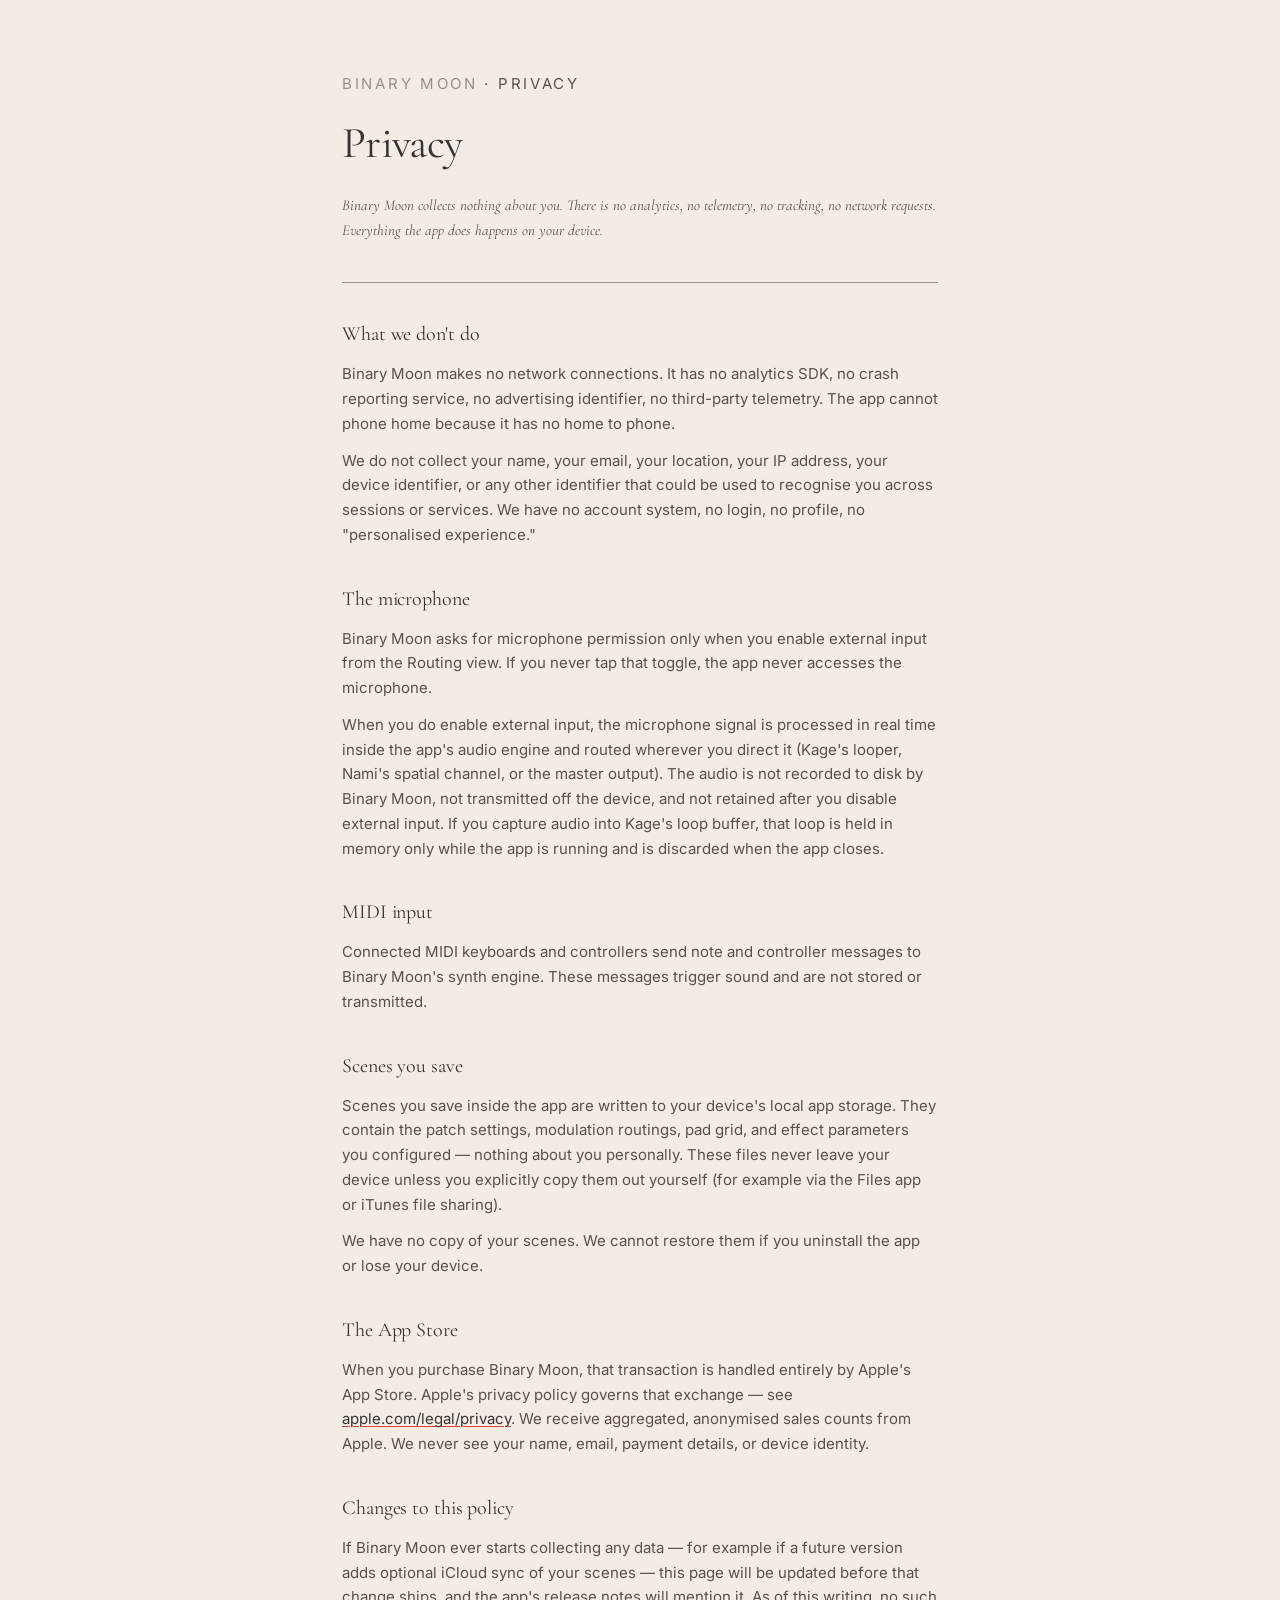
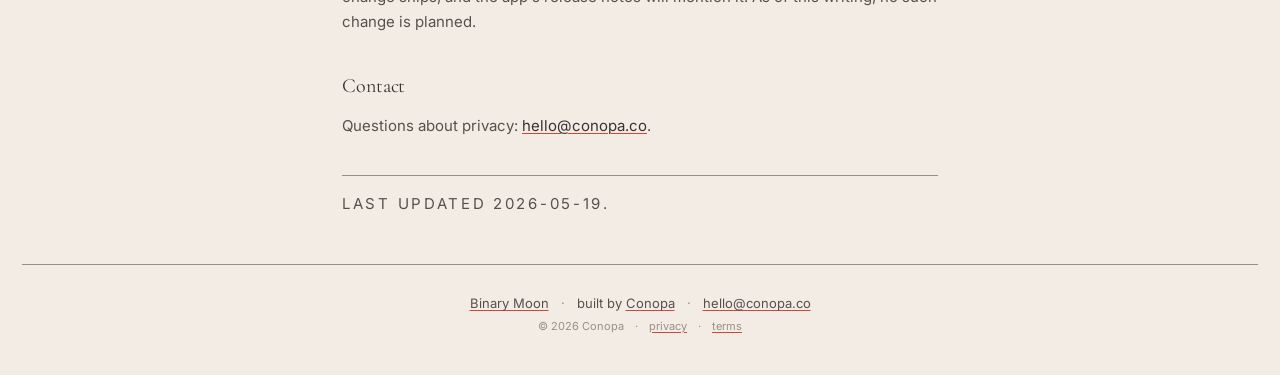
<file: privacy.html>
<!doctype html>
<html lang="en">
<head>
    <meta charset="utf-8">
    <meta name="viewport" content="width=device-width, initial-scale=1">
    <title>Privacy — Binary Moon</title>
    <meta name="description" content="Binary Moon collects no personal data. Everything happens on your device.">

    <link rel="preconnect" href="https://fonts.googleapis.com">
    <link rel="preconnect" href="https://fonts.gstatic.com" crossorigin>
    <link
        rel="stylesheet"
        href="https://fonts.googleapis.com/css2?family=Cormorant+Garamond:wght@400;500&family=Inter:wght@300;400;500&family=Noto+Serif+JP:wght@400;500&display=swap">
    <link rel="stylesheet" href="styles.css">

    <link rel="icon" type="image/png" href="assets/favicon.png">
</head>
<body>

<article class="legal">

<header class="legal-head">
    <p class="legal-crumb"><a href="index.html">Binary Moon</a> · privacy</p>
    <h1>Privacy</h1>
    <p class="legal-tagline">
        Binary Moon collects nothing about you. There is no analytics,
        no telemetry, no tracking, no network requests. Everything the
        app does happens on your device.
    </p>
</header>

<section>
    <h2>What we don't do</h2>
    <p>
        Binary Moon makes no network connections. It has no analytics SDK, no crash reporting service, no advertising identifier, no third-party telemetry. The app cannot phone home because it has no home to phone.
    </p>
    <p>
        We do not collect your name, your email, your location, your IP address, your device identifier, or any other identifier that could be used to recognise you across sessions or services. We have no account system, no login, no profile, no "personalised experience."
    </p>
</section>

<section>
    <h2>The microphone</h2>
    <p>
        Binary Moon asks for microphone permission only when you enable external input from the Routing view. If you never tap that toggle, the app never accesses the microphone.
    </p>
    <p>
        When you do enable external input, the microphone signal is processed in real time inside the app's audio engine and routed wherever you direct it (Kage's looper, Nami's spatial channel, or the master output). The audio is not recorded to disk by Binary Moon, not transmitted off the device, and not retained after you disable external input. If you capture audio into Kage's loop buffer, that loop is held in memory only while the app is running and is discarded when the app closes.
    </p>
</section>

<section>
    <h2>MIDI input</h2>
    <p>
        Connected MIDI keyboards and controllers send note and controller messages to Binary Moon's synth engine. These messages trigger sound and are not stored or transmitted.
    </p>
</section>

<section>
    <h2>Scenes you save</h2>
    <p>
        Scenes you save inside the app are written to your device's local app storage. They contain the patch settings, modulation routings, pad grid, and effect parameters you configured — nothing about you personally. These files never leave your device unless you explicitly copy them out yourself (for example via the Files app or iTunes file sharing).
    </p>
    <p>
        We have no copy of your scenes. We cannot restore them if you uninstall the app or lose your device.
    </p>
</section>

<section>
    <h2>The App Store</h2>
    <p>
        When you purchase Binary Moon, that transaction is handled entirely by Apple's App Store. Apple's privacy policy governs that exchange — see <a href="https://www.apple.com/legal/privacy/">apple.com/legal/privacy</a>. We receive aggregated, anonymised sales counts from Apple. We never see your name, email, payment details, or device identity.
    </p>
</section>

<section>
    <h2>Changes to this policy</h2>
    <p>
        If Binary Moon ever starts collecting any data — for example if a future version adds optional iCloud sync of your scenes — this page will be updated before that change ships, and the app's release notes will mention it. As of this writing, no such change is planned.
    </p>
</section>

<section>
    <h2>Contact</h2>
    <p>
        Questions about privacy: <a href="mailto:hello@conopa.co">hello@conopa.co</a>.
    </p>
</section>

<p class="legal-updated">Last updated 2026-05-19.</p>

</article>

<footer class="site-foot">
    <div class="foot-row">
        <span><a href="index.html">Binary Moon</a></span>
        <span class="dot">·</span>
        <span>built by <a href="https://conopa.co">Conopa</a></span>
        <span class="dot">·</span>
        <a href="mailto:hello@conopa.co">hello@conopa.co</a>
    </div>
    <div class="foot-row foot-meta">
        <span>© 2026 Conopa</span>
        <span class="dot">·</span>
        <a href="privacy.html">privacy</a>
        <span class="dot">·</span>
        <a href="terms.html">terms</a>
    </div>
</footer>

</body>
</html>
</file>
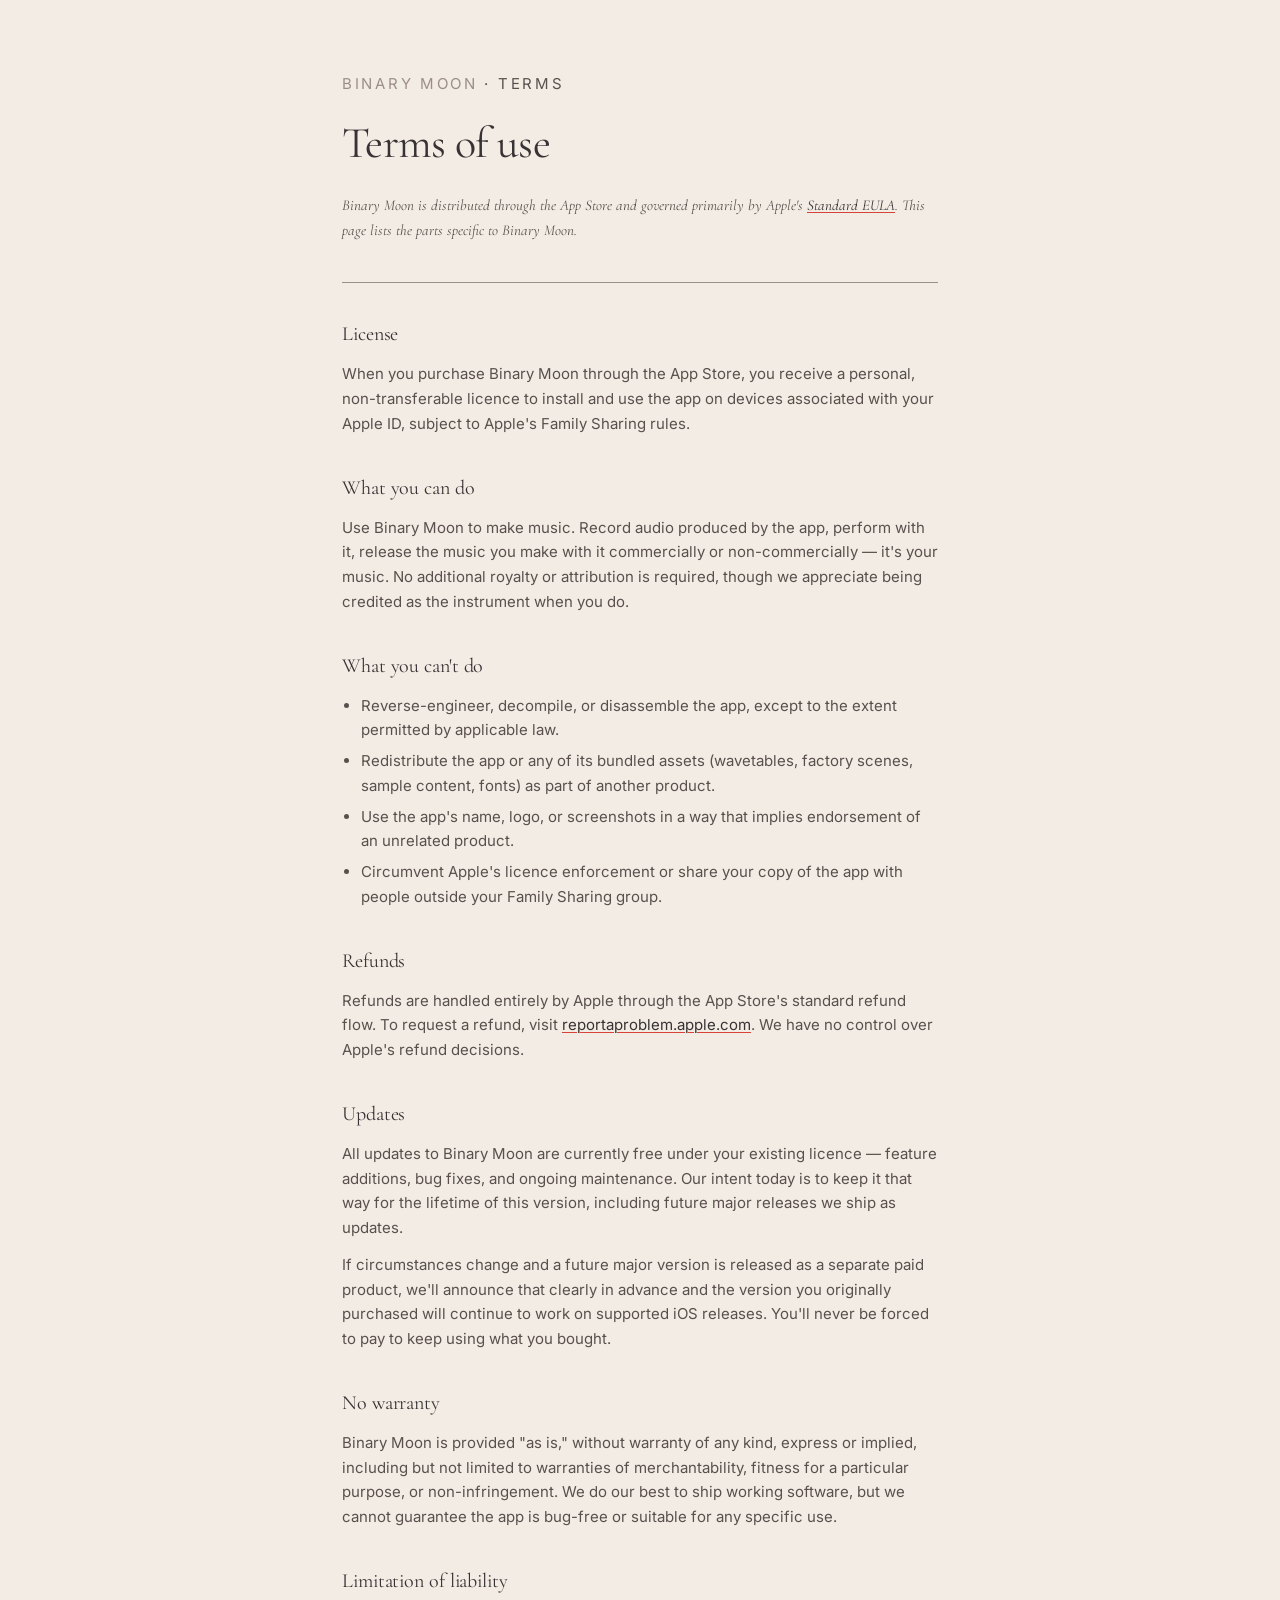
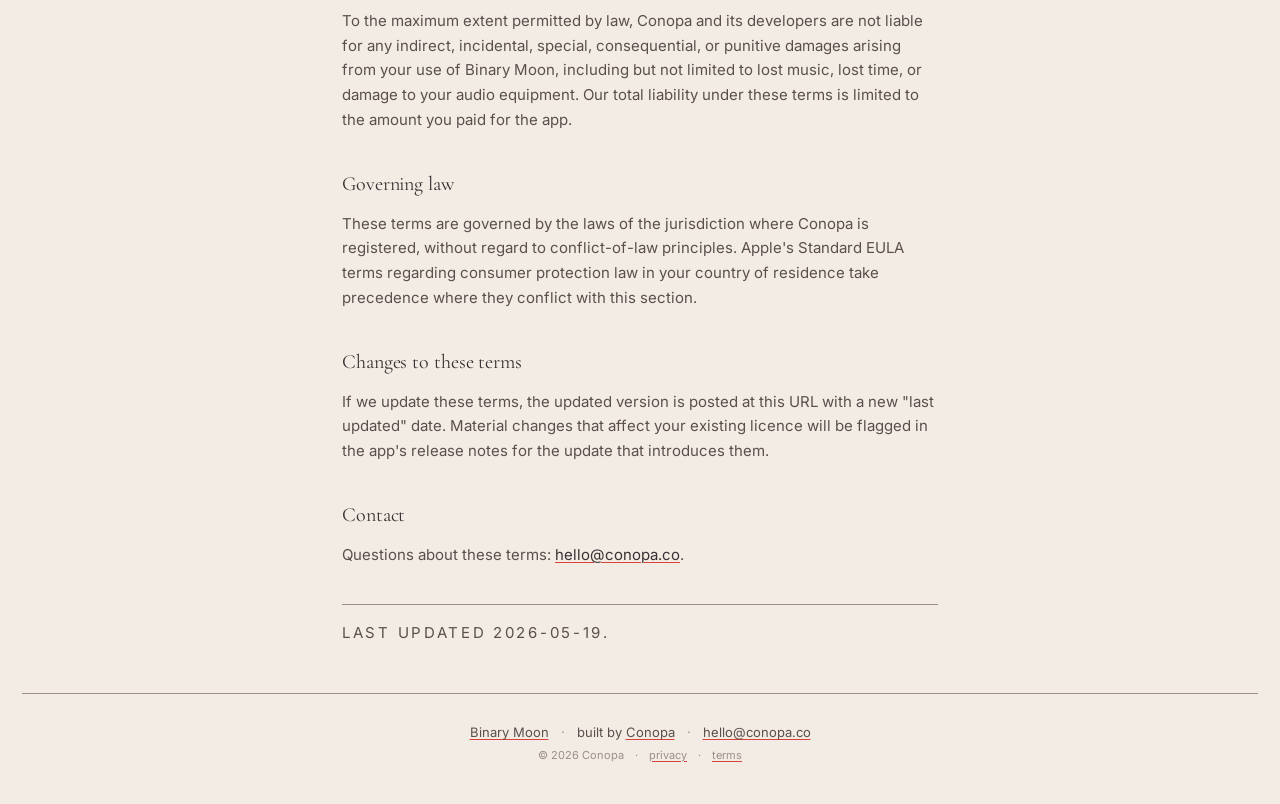
<file: terms.html>
<!doctype html>
<html lang="en">
<head>
    <meta charset="utf-8">
    <meta name="viewport" content="width=device-width, initial-scale=1">
    <title>Terms — Binary Moon</title>
    <meta name="description" content="Terms of use for Binary Moon. Standard Apple EULA applies; this page lists the parts specific to Binary Moon.">

    <link rel="preconnect" href="https://fonts.googleapis.com">
    <link rel="preconnect" href="https://fonts.gstatic.com" crossorigin>
    <link
        rel="stylesheet"
        href="https://fonts.googleapis.com/css2?family=Cormorant+Garamond:wght@400;500&family=Inter:wght@300;400;500&family=Noto+Serif+JP:wght@400;500&display=swap">
    <link rel="stylesheet" href="styles.css">

    <link rel="icon" type="image/png" href="assets/favicon.png">
</head>
<body>

<article class="legal">

<header class="legal-head">
    <p class="legal-crumb"><a href="index.html">Binary Moon</a> · terms</p>
    <h1>Terms of use</h1>
    <p class="legal-tagline">
        Binary Moon is distributed through the App Store and governed
        primarily by Apple's <a href="https://www.apple.com/legal/internet-services/itunes/dev/stdeula/">Standard EULA</a>.
        This page lists the parts specific to Binary Moon.
    </p>
</header>

<section>
    <h2>License</h2>
    <p>
        When you purchase Binary Moon through the App Store, you receive a personal, non-transferable licence to install and use the app on devices associated with your Apple ID, subject to Apple's Family Sharing rules.
    </p>
</section>

<section>
    <h2>What you can do</h2>
    <p>
        Use Binary Moon to make music. Record audio produced by the app, perform with it, release the music you make with it commercially or non-commercially — it's your music. No additional royalty or attribution is required, though we appreciate being credited as the instrument when you do.
    </p>
</section>

<section>
    <h2>What you can't do</h2>
    <ul>
        <li>Reverse-engineer, decompile, or disassemble the app, except to the extent permitted by applicable law.</li>
        <li>Redistribute the app or any of its bundled assets (wavetables, factory scenes, sample content, fonts) as part of another product.</li>
        <li>Use the app's name, logo, or screenshots in a way that implies endorsement of an unrelated product.</li>
        <li>Circumvent Apple's licence enforcement or share your copy of the app with people outside your Family Sharing group.</li>
    </ul>
</section>

<section>
    <h2>Refunds</h2>
    <p>
        Refunds are handled entirely by Apple through the App Store's standard refund flow. To request a refund, visit <a href="https://reportaproblem.apple.com">reportaproblem.apple.com</a>. We have no control over Apple's refund decisions.
    </p>
</section>

<section>
    <h2>Updates</h2>
    <p>
        All updates to Binary Moon are currently free under your existing licence — feature additions, bug fixes, and ongoing maintenance. Our intent today is to keep it that way for the lifetime of this version, including future major releases we ship as updates.
    </p>
    <p>
        If circumstances change and a future major version is released as a separate paid product, we'll announce that clearly in advance and the version you originally purchased will continue to work on supported iOS releases. You'll never be forced to pay to keep using what you bought.
    </p>
</section>

<section>
    <h2>No warranty</h2>
    <p>
        Binary Moon is provided "as is," without warranty of any kind, express or implied, including but not limited to warranties of merchantability, fitness for a particular purpose, or non-infringement. We do our best to ship working software, but we cannot guarantee the app is bug-free or suitable for any specific use.
    </p>
</section>

<section>
    <h2>Limitation of liability</h2>
    <p>
        To the maximum extent permitted by law, Conopa and its developers are not liable for any indirect, incidental, special, consequential, or punitive damages arising from your use of Binary Moon, including but not limited to lost music, lost time, or damage to your audio equipment. Our total liability under these terms is limited to the amount you paid for the app.
    </p>
</section>

<section>
    <h2>Governing law</h2>
    <p>
        These terms are governed by the laws of the jurisdiction where Conopa is registered, without regard to conflict-of-law principles. Apple's Standard EULA terms regarding consumer protection law in your country of residence take precedence where they conflict with this section.
    </p>
</section>

<section>
    <h2>Changes to these terms</h2>
    <p>
        If we update these terms, the updated version is posted at this URL with a new "last updated" date. Material changes that affect your existing licence will be flagged in the app's release notes for the update that introduces them.
    </p>
</section>

<section>
    <h2>Contact</h2>
    <p>
        Questions about these terms: <a href="mailto:hello@conopa.co">hello@conopa.co</a>.
    </p>
</section>

<p class="legal-updated">Last updated 2026-05-19.</p>

</article>

<footer class="site-foot">
    <div class="foot-row">
        <span><a href="index.html">Binary Moon</a></span>
        <span class="dot">·</span>
        <span>built by <a href="https://conopa.co">Conopa</a></span>
        <span class="dot">·</span>
        <a href="mailto:hello@conopa.co">hello@conopa.co</a>
    </div>
    <div class="foot-row foot-meta">
        <span>© 2026 Conopa</span>
        <span class="dot">·</span>
        <a href="privacy.html">privacy</a>
        <span class="dot">·</span>
        <a href="terms.html">terms</a>
    </div>
</footer>

</body>
</html>
</file>
<file: styles.css>
/*
 *  Binary Moon — promo site
 *
 *  Direct port of the iOS app's design tokens. See Binary Moon/UI/Theme.swift
 *  for the canonical palette / typography / spacing scale. Anywhere this CSS
 *  diverges from Theme.swift is unintentional — fix to match.
 */

/* ───────────────── Tokens ───────────────── */

:root {
    /* Palette */
    --washi:        #F3ECE4;
    --sand:         #E8DCCC;

    --sumi:         #373234;
    --sumi-soft:    #5A4F4D;
    --sumi-hair:    #9B8E89;

    --indigo:       #2C4A52;
    --indigo-soft:  #5A777E;

    --vermillion:   #D84339;  /* classic; user-pickable in app, fixed here */
    --ochre:        #C9A961;

    /* Typography roles */
    --serif:        "Cormorant Garamond", Georgia, serif;
    --sans:         "Inter", -apple-system, BlinkMacSystemFont, "Segoe UI", sans-serif;
    --jp:           "Noto Serif JP", "Hiragino Mincho ProN", "Yu Mincho", serif;

    /* Spacing (matches Spacing enum in Theme.swift, scaled for web) */
    --sp-xs:    8px;
    --sp-sm:    12px;
    --sp-md:    16px;
    --sp-pad:   22px;
    --sp-lg:    28px;
    --sp-xl:    36px;
    --sp-xxl:   48px;
    --sp-xxxl:  72px;

    /* Strokes */
    --stroke-fine:    1px;
    --stroke-regular: 1.5px;

    /* Max content width — narrower than typical landing pages, matches the
       app's editorial, single-column reading rhythm. */
    --content-max:    640px;
    --wide-max:       960px;
}

/* ───────────────── Reset ───────────────── */

*, *::before, *::after { box-sizing: border-box; }

html, body { margin: 0; padding: 0; }

html {
    background: var(--washi);
    color: var(--sumi);
    font-family: var(--sans);
    font-size: 16px;
    line-height: 1.55;
    -webkit-font-smoothing: antialiased;
    -moz-osx-font-smoothing: grayscale;
}

body { min-height: 100vh; }

a {
    color: var(--sumi);
    text-decoration: underline;
    text-decoration-color: var(--vermillion);
    text-underline-offset: 2px;
    text-decoration-thickness: 1px;
}

a:hover { color: var(--vermillion); }

img, audio, svg { max-width: 100%; height: auto; display: block; }

h1, h2, h3 { font-family: var(--serif); font-weight: 400; letter-spacing: -0.005em; }

p { margin: 0 0 1em 0; }

/* Inline Japanese marks pick up the JP font + indigo, paired with sumi
   English in the app. Same restraint here. */
.jp {
    font-family: var(--jp);
    color: var(--indigo);
    font-weight: 400;
    letter-spacing: 0.18em;
}

/* ───────────────── Layout ───────────────── */

.hero,
.prose,
.features,
.performance,
.demo,
.screenshots,
.get,
.site-foot {
    padding-left: var(--sp-pad);
    padding-right: var(--sp-pad);
}

.prose,
.performance,
.demo,
.get {
    max-width: var(--content-max);
    margin: 0 auto;
}

.features,
.screenshots {
    max-width: var(--wide-max);
    margin: 0 auto;
}

/* ───────────────── Hero ───────────────── */

.hero {
    padding-top: var(--sp-xxxl);
    padding-bottom: var(--sp-xxl);
    text-align: center;
}

.hero-mark {
    margin-bottom: var(--sp-lg);
}

.hero-mark .jp {
    font-size: 1.25rem;
    color: var(--indigo-soft);
}

.hero-title {
    font-size: clamp(2.5rem, 8vw, 4rem);
    line-height: 1.05;
    margin: 0 0 var(--sp-md) 0;
    color: var(--sumi);
    letter-spacing: -0.015em;
}

.hero-title .jp {
    display: block;
    margin-top: var(--sp-xs);
    font-size: 1.125rem;
    letter-spacing: 0.2em;
    color: var(--indigo);
    font-family: var(--jp);
}

.hero-tagline {
    font-family: var(--serif);
    font-size: clamp(1rem, 2.6vw, 1.25rem);
    font-style: italic;
    color: var(--sumi-soft);
    max-width: 32em;
    margin: 0 auto;
    letter-spacing: -0.005em;
}

/* ───────────────── Prose ───────────────── */

.prose {
    padding-top: var(--sp-xl);
    padding-bottom: var(--sp-xl);
    font-size: 1.0625rem;
    color: var(--sumi);
}

.prose p {
    margin-bottom: var(--sp-md);
}

/* ───────────────── Features ───────────────── */

.features {
    padding-top: var(--sp-xl);
    padding-bottom: var(--sp-xxl);
    display: grid;
    grid-template-columns: 1fr;
    gap: var(--sp-xxl);
}

@media (min-width: 720px) {
    .features { grid-template-columns: repeat(3, 1fr); gap: var(--sp-xl); }
}

.feature {
    border-top: var(--stroke-fine) solid var(--sumi);
    padding-top: var(--sp-md);
}

.feature-head {
    display: flex;
    align-items: baseline;
    gap: var(--sp-sm);
    margin-bottom: var(--sp-xs);
}

.feature-label {
    font-size: 0.625rem;
    letter-spacing: 0.2em;
    text-transform: uppercase;
    color: var(--sumi-hair);
}

.feature-head .jp {
    font-size: 1rem;
}

.feature h2 {
    font-size: 1.375rem;
    margin: 0 0 var(--sp-sm) 0;
    line-height: 1.2;
    color: var(--sumi);
}

.feature p {
    font-size: 0.9375rem;
    color: var(--sumi-soft);
    line-height: 1.5;
}

.feature em {
    color: var(--sumi);
    font-style: italic;
    font-family: var(--serif);
}

/* ───────────────── Performance ───────────────── */

.performance {
    padding-top: var(--sp-xl);
    padding-bottom: var(--sp-xxl);
}

.section-title {
    font-size: clamp(1.625rem, 4vw, 2rem);
    margin: 0 0 var(--sp-lg) 0;
    color: var(--sumi);
    text-align: center;
    letter-spacing: -0.01em;
}

.section-title .jp {
    margin-left: 0.4em;
    font-size: 0.6em;
    color: var(--indigo);
}

.performance-grid {
    display: grid;
    grid-template-columns: 1fr;
    gap: var(--sp-lg);
    background: var(--sand);
    background-color: rgba(232, 220, 204, 0.4);
    padding: var(--sp-lg);
    border-radius: 4px;
}

@media (min-width: 540px) {
    .performance-grid {
        grid-template-columns: 1fr 1fr;
        gap: var(--sp-lg) var(--sp-xl);
    }
}

.performance-grid h3 {
    font-size: 1rem;
    margin: 0 0 4px 0;
    color: var(--sumi);
    font-weight: 500;
    font-family: var(--sans);
    letter-spacing: 0.04em;
    text-transform: uppercase;
}

.performance-grid p {
    margin: 0;
    font-size: 0.9375rem;
    color: var(--sumi-soft);
}

/* ───────────────── Demo ───────────────── */

.demo {
    padding-top: var(--sp-xl);
    padding-bottom: var(--sp-xxl);
    text-align: center;
}

.demo-caption {
    font-family: var(--serif);
    font-style: italic;
    color: var(--sumi-soft);
    margin-bottom: var(--sp-lg);
}

.demo-player {
    width: 100%;
    max-width: 480px;
    margin: 0 auto;
}

/* ───────────────── Screenshots ───────────────── */

.screenshots {
    padding-top: var(--sp-xl);
    padding-bottom: var(--sp-xxl);
}

.screenshot-row {
    display: grid;
    grid-template-columns: 1fr;
    gap: var(--sp-lg);
    justify-items: center;
}

@media (min-width: 720px) {
    .screenshot-row { grid-template-columns: repeat(3, 1fr); }
}

.screenshot-row figure {
    margin: 0;
    text-align: center;
}

.screenshot-row img {
    width: 100%;
    max-width: 280px;
    border: var(--stroke-fine) solid var(--sumi-hair);
    border-radius: 6px;
}

.screenshot-row figcaption {
    margin-top: var(--sp-xs);
    font-family: var(--serif);
    font-size: 1rem;
    color: var(--sumi-soft);
}

.screenshot-row figcaption .jp { color: var(--indigo); }

/* ───────────────── Get it ───────────────── */

.get {
    padding-top: var(--sp-xxl);
    padding-bottom: var(--sp-xxxl);
    text-align: center;
}

.get-price {
    font-family: var(--serif);
    font-size: 3rem;
    color: var(--sumi);
    margin: 0;
    letter-spacing: -0.02em;
}

.get-meta {
    font-size: 0.625rem;
    letter-spacing: 0.2em;
    text-transform: uppercase;
    color: var(--sumi-hair);
    margin-bottom: var(--sp-lg);
}

.app-store-link {
    display: inline-block;
    text-decoration: none;
}

.app-store-link img {
    width: 180px;
    height: auto;
}

/* ───────────────── Footer ───────────────── */

.site-foot {
    border-top: var(--stroke-fine) solid var(--sumi-hair);
    padding-top: var(--sp-lg);
    padding-bottom: var(--sp-xl);
    margin: 0 var(--sp-pad);
    text-align: center;
}

.foot-row {
    font-size: 0.8125rem;
    color: var(--sumi-soft);
    margin-bottom: 4px;
}

.foot-row a {
    color: var(--sumi-soft);
    text-decoration-color: var(--vermillion);
}

.foot-row a:hover { color: var(--vermillion); }

.foot-meta {
    font-size: 0.6875rem;
    color: var(--sumi-hair);
}

.foot-meta a { color: var(--sumi-hair); }

.dot {
    margin: 0 var(--sp-xs);
    color: var(--sumi-hair);
}

/* ───────────────── Legal pages (privacy.html, terms.html) ───────────────── */

.legal {
    max-width: var(--content-max);
    margin: 0 auto;
    padding: var(--sp-xxxl) var(--sp-pad) var(--sp-xl);
}

.legal-head {
    margin-bottom: var(--sp-xl);
    border-bottom: var(--stroke-fine) solid var(--sumi-hair);
    padding-bottom: var(--sp-lg);
}

.legal-crumb {
    font-size: 0.6875rem;
    letter-spacing: 0.18em;
    text-transform: uppercase;
    color: var(--sumi-hair);
    margin-bottom: var(--sp-md);
}

.legal-crumb a {
    color: var(--sumi-hair);
    text-decoration: none;
}

.legal-crumb a:hover { color: var(--vermillion); }

.legal h1 {
    font-size: clamp(2rem, 5vw, 2.75rem);
    margin: 0 0 var(--sp-md) 0;
    color: var(--sumi);
    letter-spacing: -0.015em;
}

.legal-tagline {
    font-family: var(--serif);
    font-style: italic;
    color: var(--sumi-soft);
    font-size: 1.0625rem;
    margin: 0;
    line-height: 1.5;
}

.legal section {
    margin-bottom: var(--sp-xl);
}

.legal h2 {
    font-size: 1.25rem;
    margin: 0 0 var(--sp-sm) 0;
    color: var(--sumi);
    letter-spacing: -0.005em;
}

.legal p,
.legal ul {
    font-size: 0.9375rem;
    color: var(--sumi-soft);
    line-height: 1.65;
    margin: 0 0 var(--sp-sm) 0;
}

.legal ul {
    padding-left: 1.25em;
}

.legal li {
    margin-bottom: 0.4em;
}

.legal-updated {
    font-size: 0.6875rem;
    letter-spacing: 0.18em;
    text-transform: uppercase;
    color: var(--sumi-hair);
    margin-top: var(--sp-xxl);
    padding-top: var(--sp-md);
    border-top: var(--stroke-fine) solid var(--sumi-hair);
}

/* ───────────────── Responsive niceties ───────────────── */

@media (max-width: 480px) {
    .hero { padding-top: var(--sp-xl); padding-bottom: var(--sp-lg); }
    .hero-tagline { line-height: 1.4; }
}

/* ───────────────── Prefers-reduced-motion ───────────────── */

@media (prefers-reduced-motion: reduce) {
    * { animation: none !important; transition: none !important; }
}
</file>
